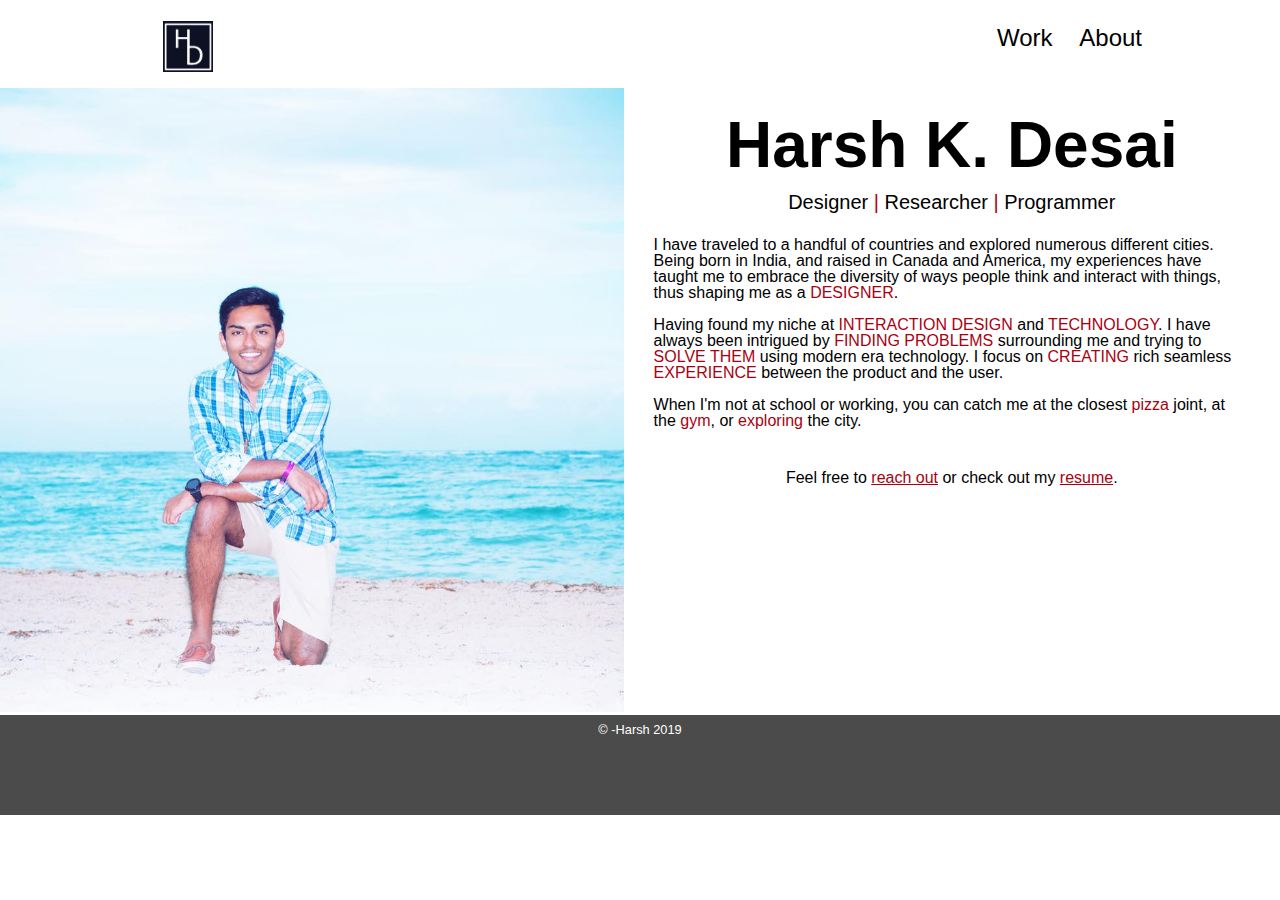
<file: about.html>
<!DOCTYPE html>
<html lang="en">
<meta name = "viewport" content="width=device-width,initial-scale=1">
<head>

    <!-- Global site tag (gtag.js) - Google Analytics -->
    <script async src="https://www.googletagmanager.com/gtag/js?id=UA-138610489-1"></script>
    <script>
        window.dataLayer = window.dataLayer || [];
        function gtag(){dataLayer.push(arguments);}
        gtag('js', new Date());

        gtag('config', 'UA-138610489-1');
    </script>

    <meta charset="UTF-8">
    <link rel="shortcut icon" href="images/logo.png" />
    <link rel="stylesheet" type="text/css" href="css/html5reset.css">
    <link rel="stylesheet" type="text/css" href="css/style.css">
    <link rel="stylesheet" href="https://use.fontawesome.com/releases/v5.7.2/css/all.css" integrity="sha384-fnmOCqbTlWIlj8LyTjo7mOUStjsKC4pOpQbqyi7RrhN7udi9RwhKkMHpvLbHG9Sr" crossorigin="anonymous">
    <script src="https://ajax.googleapis.com/ajax/libs/jquery/3.3.1/jquery.min.js"></script>
    <title >About Me</title>
</head>
<a href="#content" class="skip">Skip to content</a>
<body>
    <header role="banner">
        <div class="nav_container">
            <a href="index.html"><img src="images/logo.png" class="logo" alt="logo"/></a>
            <nav role="navigation">
                <ul class="right_nav">
                    <li><a href="#" aria-haspopup="true">Work</a>
                        <ul class="dropdown" aria-label="submenu">
                            <li><a href="bschool.html">BSchool Travels</a></li>
                            <li><a href="clinc.html">Clinc</a></li>
                        </ul>
                    </li>   
                    <li><a href = "about.html">About</a></li>
                </ul>
            </nav>
        </div>
    </header>
    <a name="content"></a>
    <section class="flex-about">
        <div class="me">
            <img src="images/me.jpg" class="me" alt="me"/>
        </div>

        <div class="about">
            <h1>Harsh K. Desai</h1>
            <p class="desc">Designer <a class="key">|</a> Researcher <a class="key">|</a> Programmer</p>
            <p>I have traveled to a handful of countries and explored numerous different cities. Being born in India, and raised in Canada and America, my experiences have taught me to embrace the diversity of ways people think and interact with things, thus shaping me as a <a class="key">DESIGNER</a>.</p>
            <br>
            <p>Having found my niche at <a class="key">INTERACTION DESIGN</a> and <a class="key">TECHNOLOGY</a>. I have always been intrigued by <a class="key">FINDING PROBLEMS</a> surrounding me and trying to <a class="key">SOLVE THEM</a> using modern era technology. I focus on <a class="key">CREATING</a> rich seamless <a class="key">EXPERIENCE</a> between the product and the user. </p>
            <br>
            <p>When I'm not at school or working, you can catch me at the closest <a class="key">pizza</a> joint, at the <a class="key">gym</a>, or <a class="key">exploring</a> the city.</p>
            <br>
            <p class="info">Feel free to <a class="key" href="mailto:harshd@umich.edu"><u>reach out</u></a> or check out my <a class="key" href="docs/UIresume.pdf"><u>resume</u></a>.</p>
        </div>    
    </section>
    <script>
        $(document).ready(function() {
            var $header = $("header"),
            $clone = $header.before($header.clone().addClass("clone"));

            $(window).on("scroll", function() {
                var fromTop = $("body").scrollTop();
                $('body').toggleClass("down", (fromTop > 200));
            });
        }); 
    </script>
    <footer role="contentinfo">
        <a href="https://www.linkedin.com/in/hkdesai/"><i  class="fab fa-linkedin fa-3x" title="Linkedin"></i>
        </a>
        <p>&copy; -Harsh 2019</p>
    </footer>

</body>
</html>
</file>
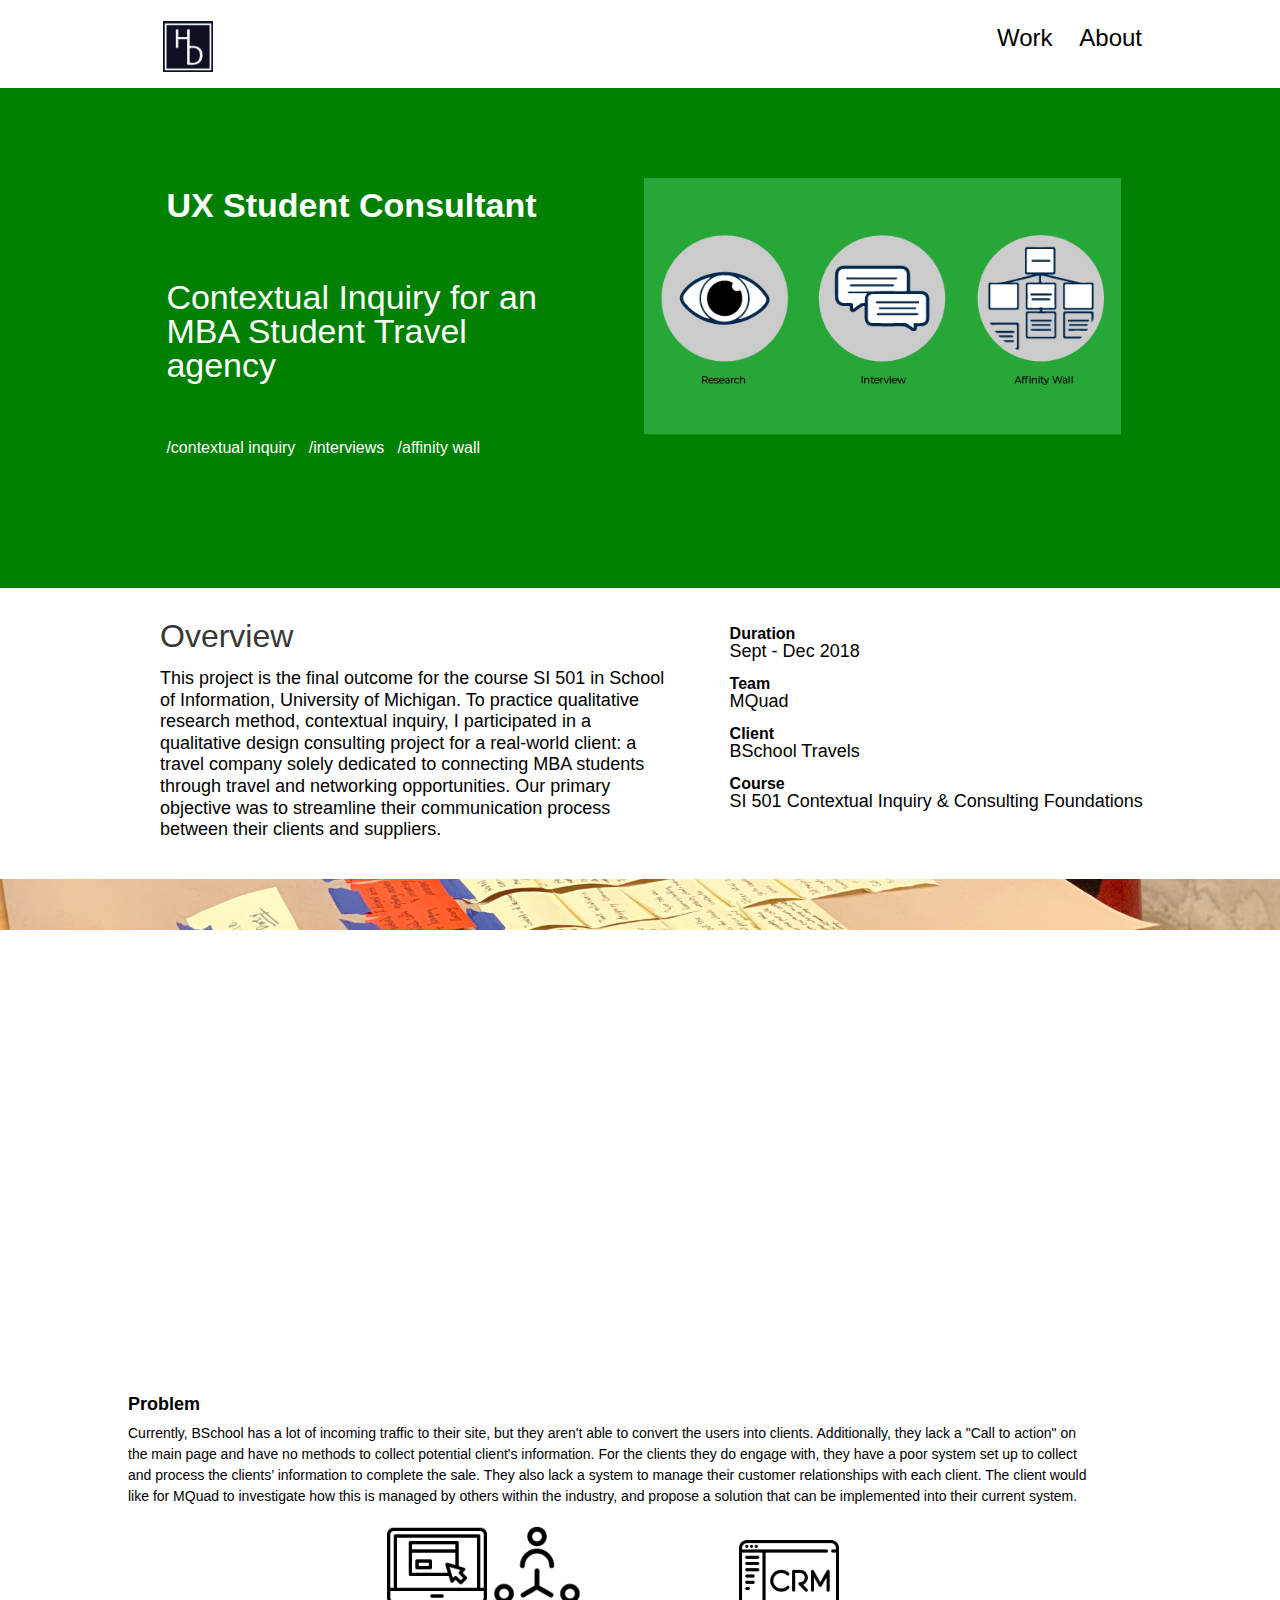
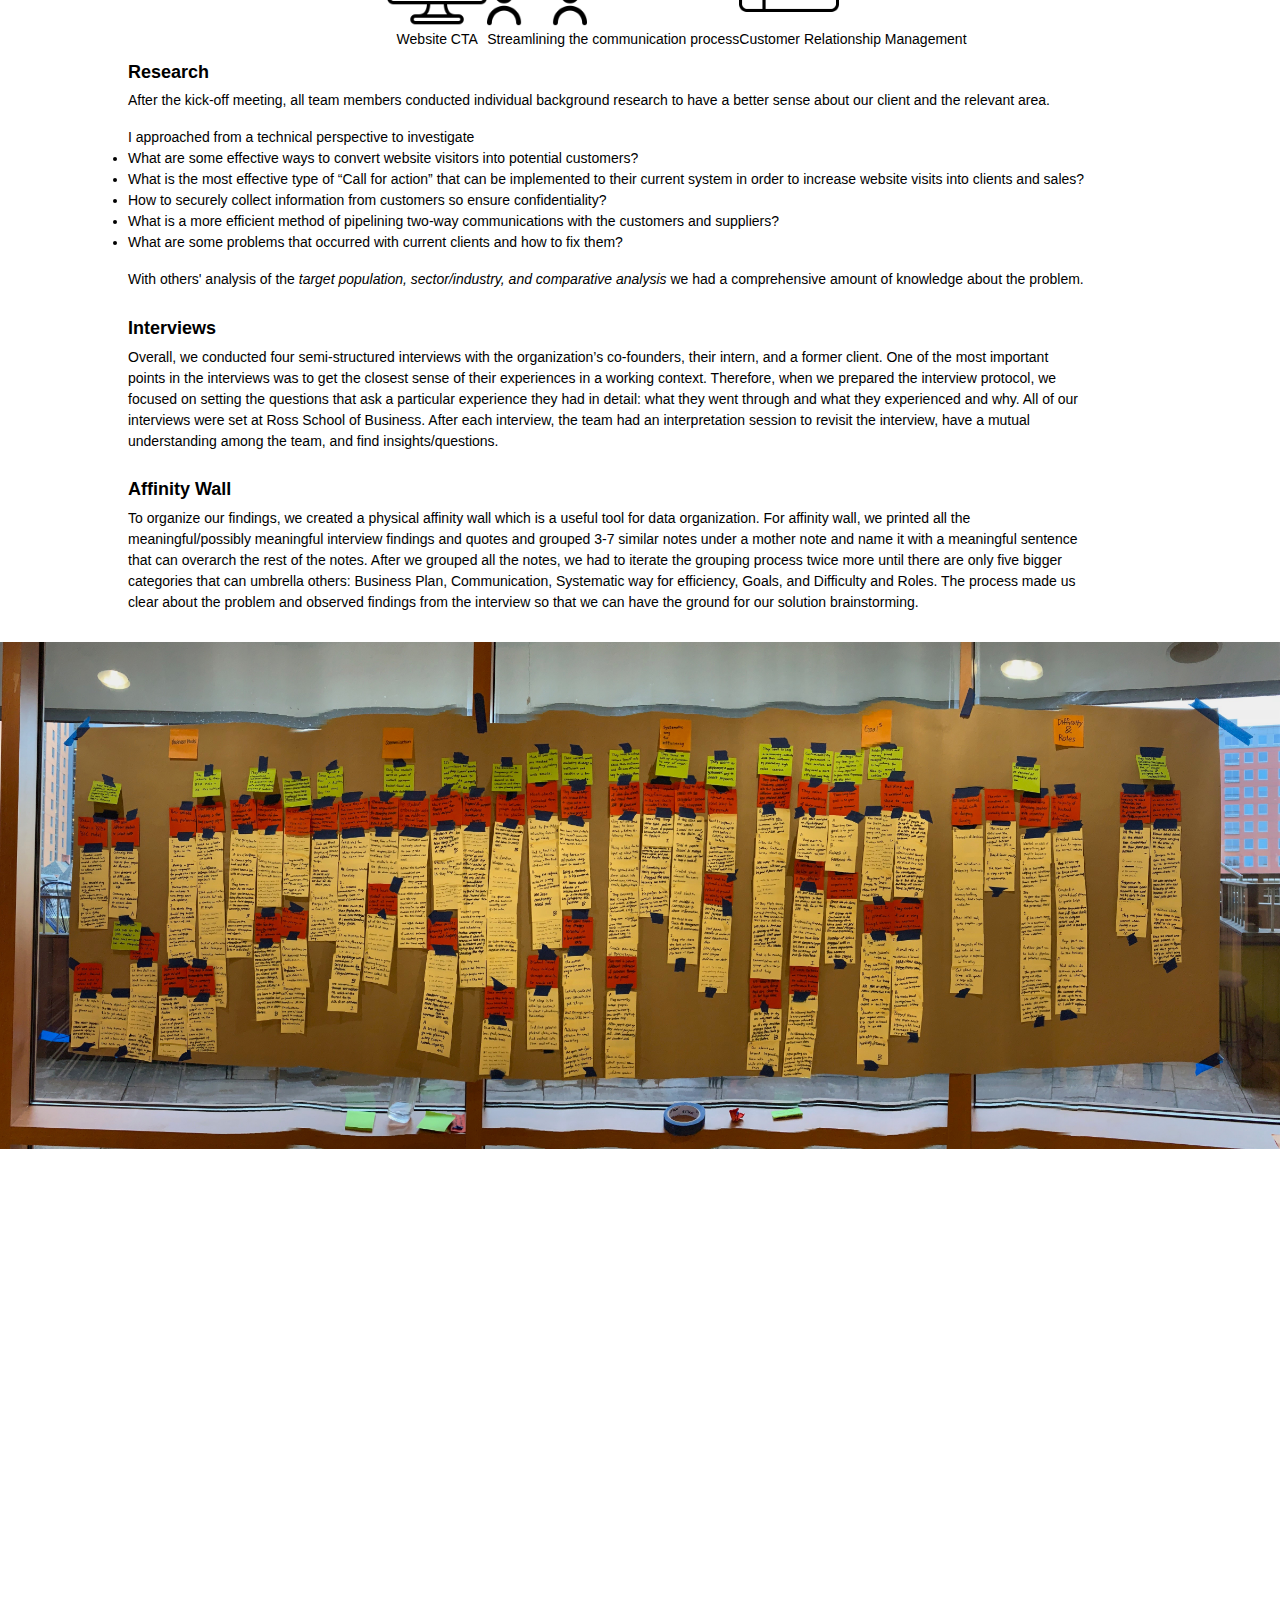
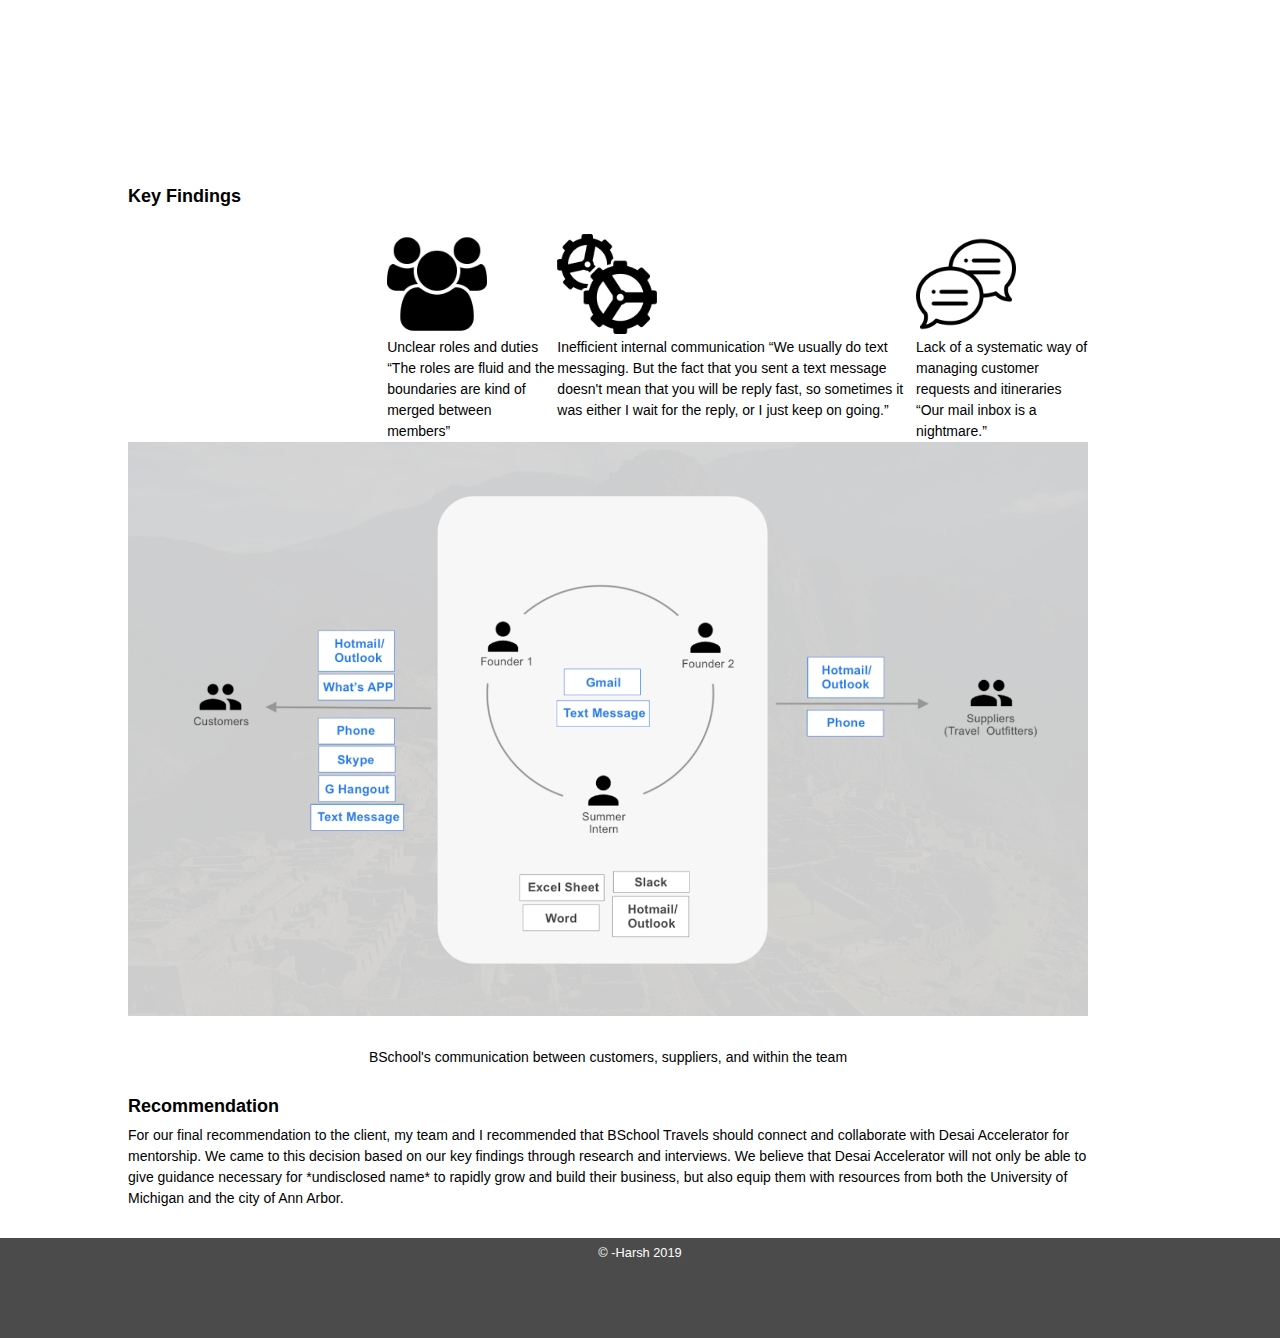
<file: bschool.html>
<!DOCTYPE html>
<html lang="en">
<meta name = "viewport" content="width=device-width,initial-scale=1">
<head>

	<!-- Global site tag (gtag.js) - Google Analytics -->
	<script async src="https://www.googletagmanager.com/gtag/js?id=UA-138610489-1"></script>
	<script>
		window.dataLayer = window.dataLayer || [];
		function gtag(){dataLayer.push(arguments);}
		gtag('js', new Date());

		gtag('config', 'UA-138610489-1');
	</script>

	<meta charset="UTF-8">
	<link rel="shortcut icon" href="images/logo.png" />
	<link rel="stylesheet" type="text/css" href="css/html5reset.css">
	<link rel="stylesheet" type="text/css" href="css/style.css">
	<link rel="stylesheet" href="https://use.fontawesome.com/releases/v5.7.2/css/all.css" integrity="sha384-fnmOCqbTlWIlj8LyTjo7mOUStjsKC4pOpQbqyi7RrhN7udi9RwhKkMHpvLbHG9Sr" crossorigin="anonymous">
	<script src="https://ajax.googleapis.com/ajax/libs/jquery/3.3.1/jquery.min.js"></script>
	<title >BSchool Travels</title>
</head>
<a href="#content" class="skip">Skip to content</a>
<body>
	<header role="banner">
		<div class="nav_container">
			<a href="index.html"><img src="images/logo.png" class="logo" alt="logo"/></a>
			<nav role="navigation">
				<ul class="right_nav">
					<li><a href="#" aria-haspopup="true">Work</a>
						<ul class="dropdown" aria-label="submenu">
							<li><a href="bschool.html">BSchool Travels</a></li>
							<li><a href="clinc.html">Clinc</a></li>
						</ul>
					</li>	
					<li><a href = "about.html">About</a></li>
				</ul>
			</nav>
		</div>
	</header>
	<a name="content"></a>

	<section class="header_bs">
		<div class="header_info">
			<h1>UX Student Consultant</h1>
			<h2>Contextual Inquiry for an MBA Student Travel agency</h2>
			<p>/contextual inquiry&nbsp; &nbsp;/interviews&nbsp; &nbsp;/affinity wall</p>
		</div>
		<div class="header_img">
			<img id= "bs_img" src="images/header_bschool.png" alt="header" />
		</div>
	</section>

	<section class="overview_sec">
		<div class="overview">
			<h1>Overview</h1>
			<br>
			<p>This project is the final outcome for the course SI 501 in School of Information, University of Michigan. To practice qualitative research method, contextual inquiry, I participated in a qualitative design consulting project for a real-world client: a travel company solely dedicated to connecting MBA students through travel and networking opportunities. Our primary objective was to streamline their communication process between their clients and suppliers.</p>
		</div>
		<br>
		<div class="overview_info">
			<h2>Duration</h2>
			<p>Sept - Dec 2018</p>
			<br>
			<h2>Team</h2>
			<p>MQuad</p>
			<br>
			<h2>Client</h2>
			<p>BSchool Travels</p>
			<br>
			<h2>Course</h2>
			<p>SI 501 Contextual Inquiry & Consulting Foundations</p>
		</div>
	</section>

	<div class="parallax"></div>
	<br>

	<section class="bs_sec">
		<h2>Problem</h2>
		<p>Currently, BSchool has a lot of incoming traffic to their site, but they aren't able to convert the users into clients. Additionally, they lack a "Call to action" on the main page and have no methods to collect potential client's information. For the clients they do engage with, they have a poor system set up to collect and process the clients’ information to complete the sale. They also lack a system to manage their customer relationships with each client. The client would like for MQuad to investigate how this is managed by others within the industry, and propose a solution that can be implemented into their current system.</p>
	</div>
	<div class="bs_group">
		<div class="img_caption">
			<img src="images/website.png" class="icon" alt="website" />
			<p>Website CTA</p>
		</div>
		<div class="img_caption">
			<img src="images/networking-group.png" class="icon" alt="networking-group"/>
			<p>Streamlining the communication process</p>
		</div>	
		<div class="img_caption">
			<img src="images/customer-relationship-management.png" class="icon" alt="customer-relationship-management" />
			<p>Customer Relationship Management</p>	
		</section>

		<section class="bs_sec">
			<h2>Research</h2>
			<p>After the kick-off meeting, all team members conducted individual background research to have a better sense about our client and the relevant area. </p>
			<br>
			<p> <b>I approached from a technical perspective to investigate</b></p>
			<ul>
				<li>What are some effective ways to convert website visitors into potential customers?</li>
				<li>What is the most effective type of “Call for action” that can be implemented to their current system in order to increase website visits into clients and sales?</li>
				<li>How to securely collect information from customers so ensure confidentiality?</li>
				<li>What is a more efficient method of pipelining two-way communications with the customers and suppliers?</li>
				<li>What are some problems that occurred with current clients and how to fix them?</li>
			</ul>
			<br>
			<p>With others' analysis of the <i>target population, sector/industry, and comparative analysis </i> we had a comprehensive amount of knowledge about the problem.</p>
		</section>

		<br>

		<section class="bs_sec">
			<h2>Interviews</h2>
			<p>Overall, we conducted four semi-structured interviews with the organization’s co-founders, their intern, and a former client. One of the most important points in the interviews was to get the closest sense of their experiences in a working context. Therefore, when we prepared the interview protocol, we focused on setting the questions that ask a particular experience they had in detail: what they went through and what they experienced and why. All of our interviews were set at Ross School of Business. After each interview, the team had an interpretation session to revisit the interview, have a mutual understanding among the team, and find insights/questions.</p>
		</section>

		<br>

		<section class="bs_sec">
			<h2>Affinity Wall</h2>
			<p>To organize our findings, we created a physical affinity wall which is a useful tool for data organization. For affinity wall, we printed all the meaningful/possibly meaningful interview findings and quotes and grouped 3-7 similar notes under a mother note and name it with a meaningful sentence that can overarch the rest of the notes. After we grouped all the notes, we had to iterate the grouping process twice more until there are only five bigger categories that can umbrella others: Business Plan, Communication, Systematic way for efficiency, Goals, and Difficulty and Roles. The process made us clear about the problem and observed findings from the interview so that we can have the ground for our solution brainstorming.</p>
		</section>

		<br>

		<div>
			<img src="images/affinity.jpeg" id="affinity" alt="affinity" />
		</div>

		<br>
		<div class="video_container">
			<iframe src="https://player.vimeo.com/video/303949608" width="640" height="564" title="first"></iframe>
			<iframe src="https://player.vimeo.com/video/303949613" width="640" height="564" title="second"></iframe>
		</div>
		<br>
		<section class="bs_sec">
			<h2>Key Findings</h2>
			<div class="bs_group">
				<div class="img_caption">
					<img src="images/group-profile-users.png" class="icon" alt="group-profile-users" />
					<p>Unclear roles and duties
					“The roles are fluid and the boundaries are kind of merged between members”</p>
				</div>
				<div class="img_caption">
					<img src="images/two-gears.png" class="icon" alt="two-gears" />
					<p>Inefficient internal communication
					“We usually do text messaging. But the fact that you sent a text message doesn't mean that you will be reply fast, so sometimes it was either I wait for the reply, or I just keep on going.”</p>
				</div>
				<div class="img_caption">
					<img src="images/speech-bubble.png" class="icon" alt="speech-bubble" />
					<p>Lack of a systematic way of managing customer requests and itineraries
					“Our mail inbox is a nightmare.”</p>
				</div>	
			</div>
			<div class="img_caption">
				<img src="images/communication.png" id="communication" alt="communication" />
				<p>BSchool's communication between customers, suppliers, and within the team</p>
			</div>
		</section>

		<br>

		<section class="bs_sec">
			<h2>Recommendation</h2>
			<p>For our final recommendation to the client, my team and I recommended that BSchool Travels should connect and collaborate with Desai Accelerator for mentorship. We came to this decision based on our key findings through research and interviews.
			We believe that Desai Accelerator will not only be able to give guidance necessary for *undisclosed name* to rapidly grow and build their business, but also equip them with resources from both the University of Michigan and the city of Ann Arbor.</p>
		</section>
		<br>
		<footer role="contentinfo">
			<a href="https://www.linkedin.com/in/hkdesai/"><i  class="fab fa-linkedin fa-3x" title="Linkedin"></i>
			</a>
			<p>&copy; -Harsh 2019</p>
		</footer>
	</body>
			<script>
			$(document).ready(function() {
				var $header = $("header"),
				$clone = $header.before($header.clone().addClass("clone"));

				$(window).on("scroll", function() {
					var fromTop = $("body").scrollTop();
					$('body').toggleClass("down", (fromTop > 200));
				});
			});	
		</script>
</html>
</file>
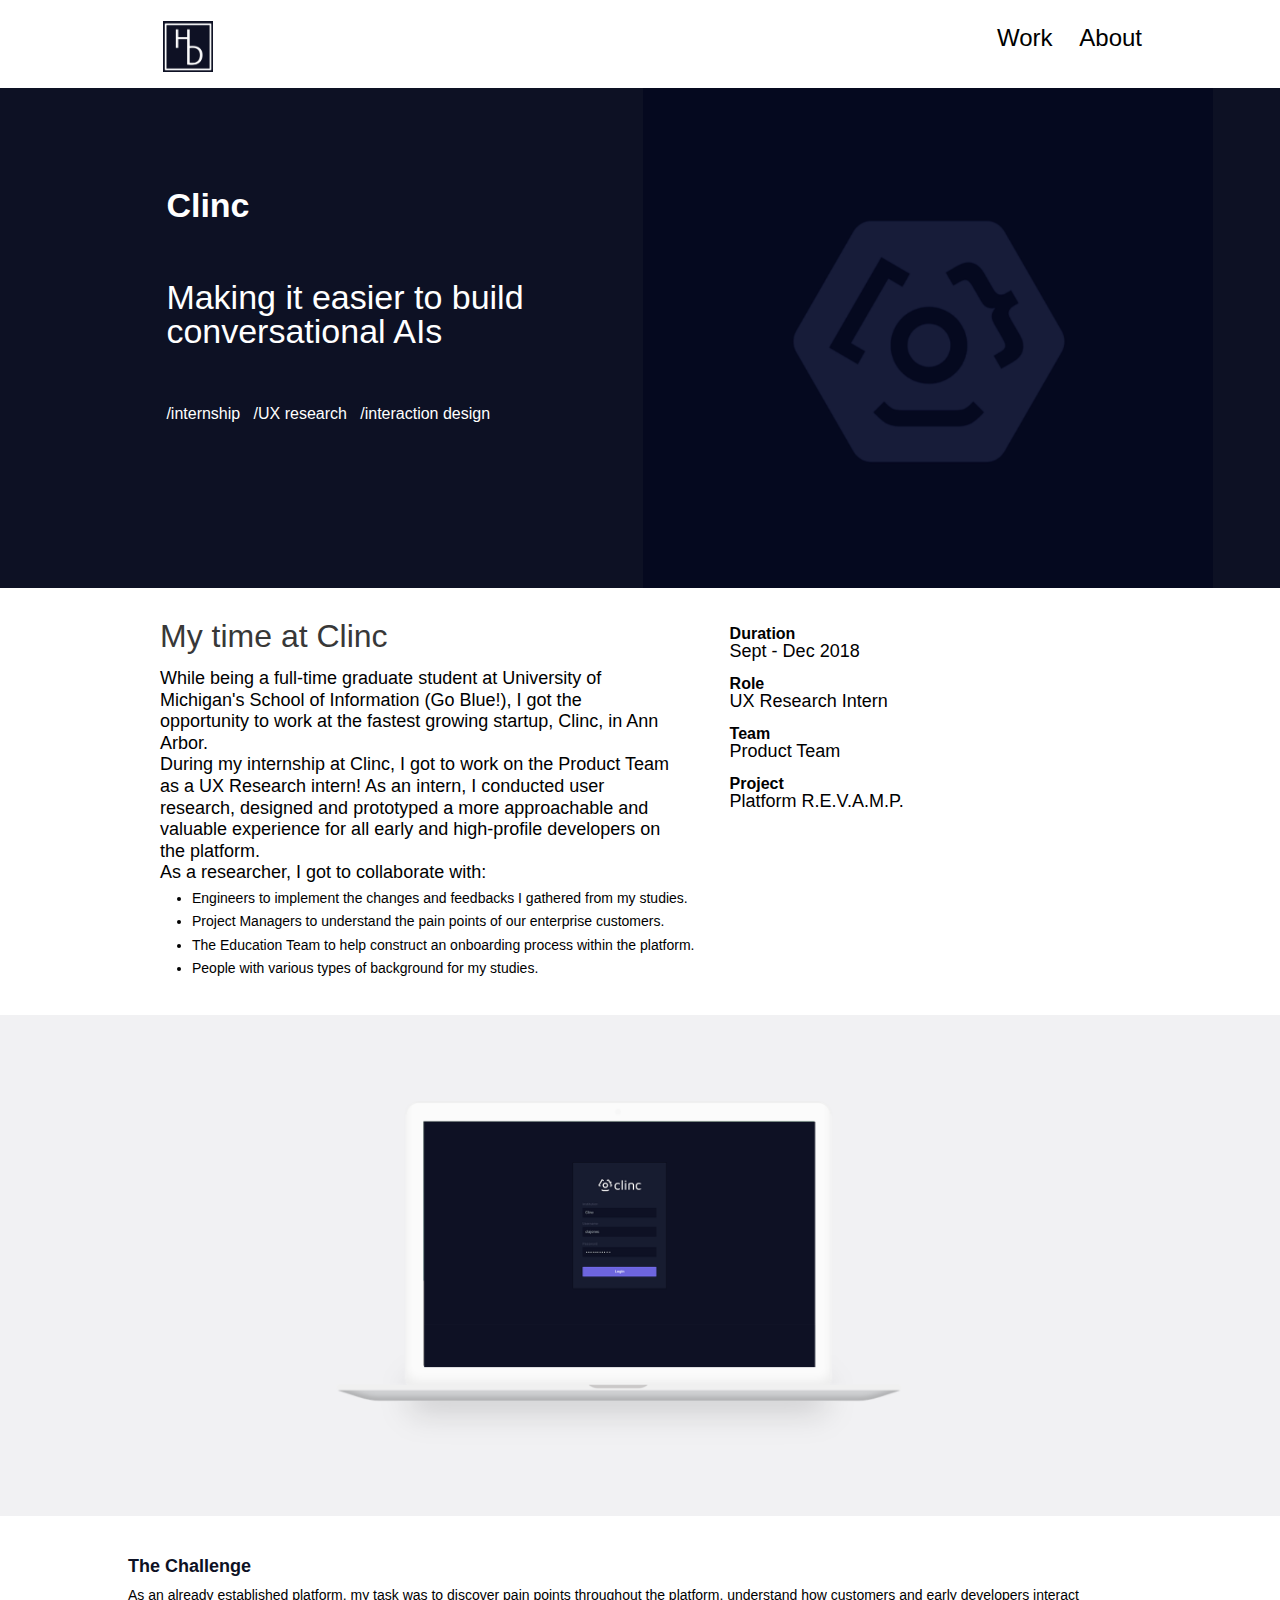
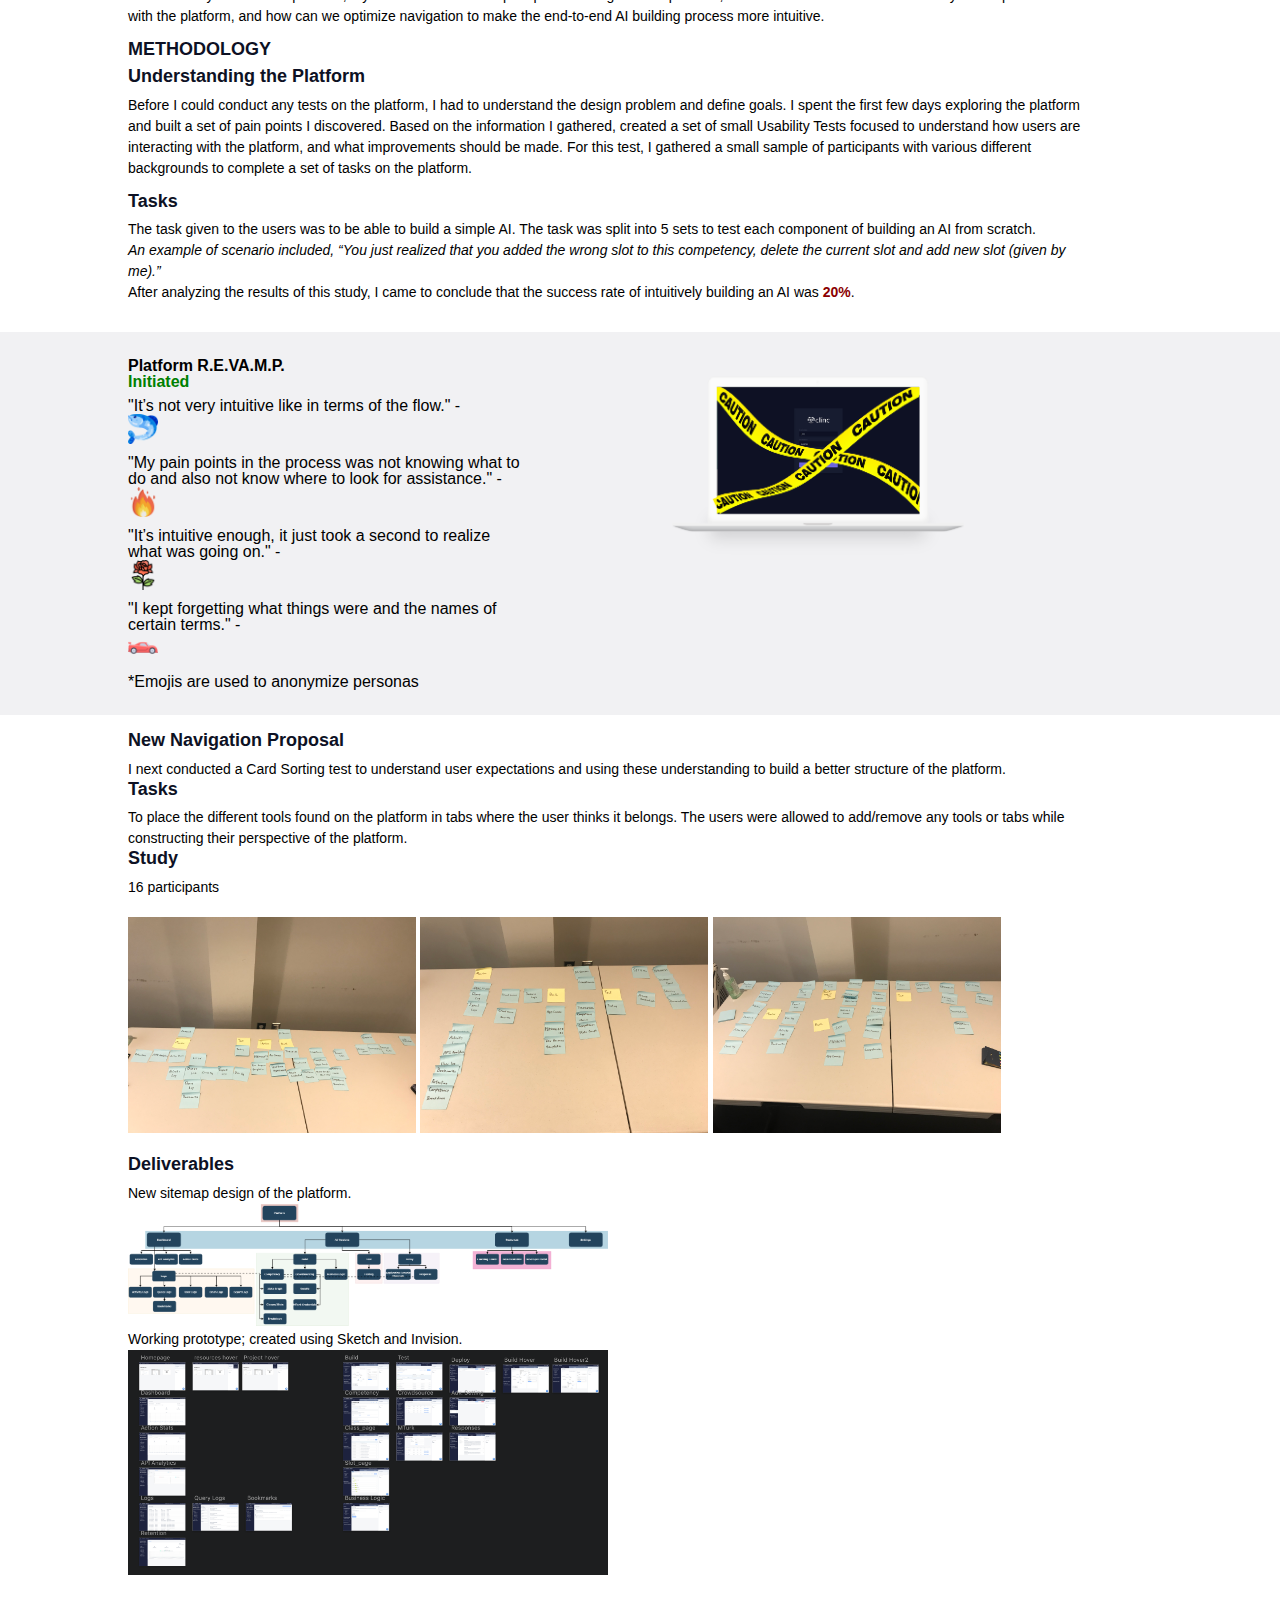
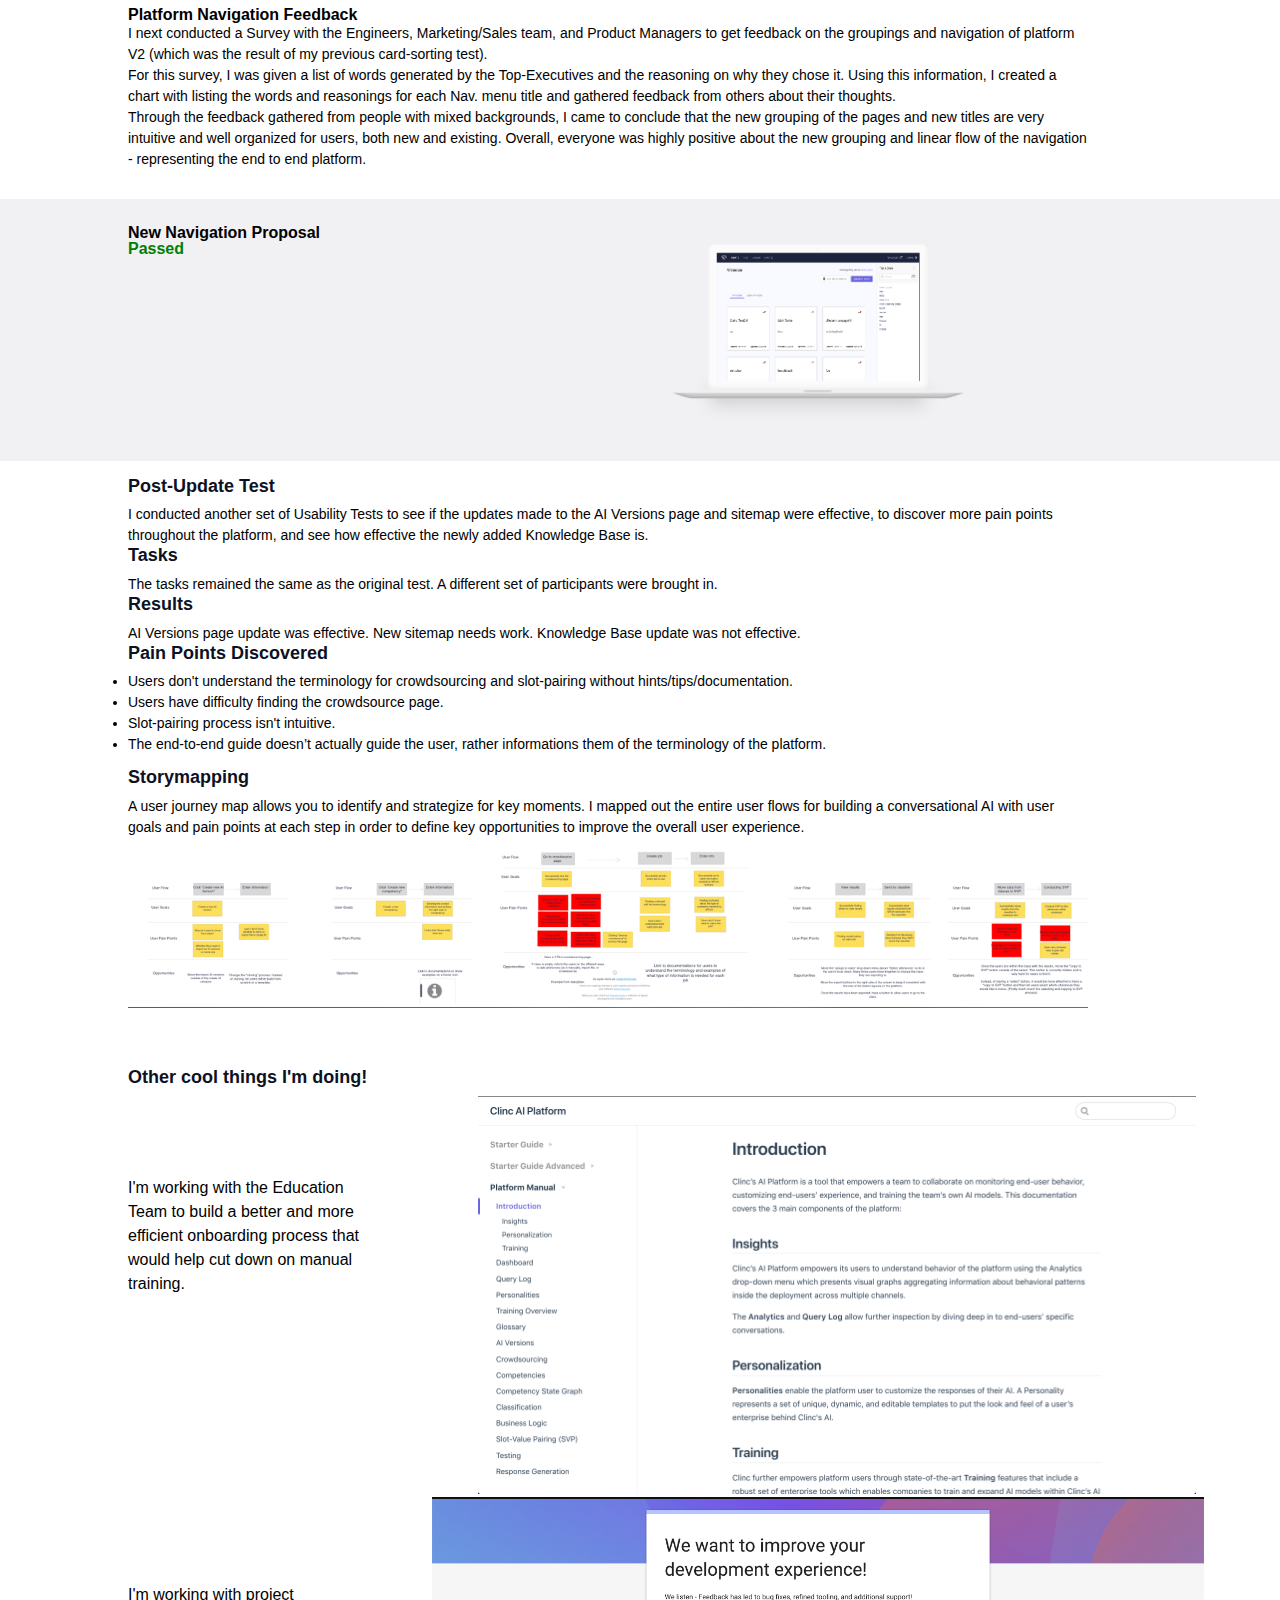
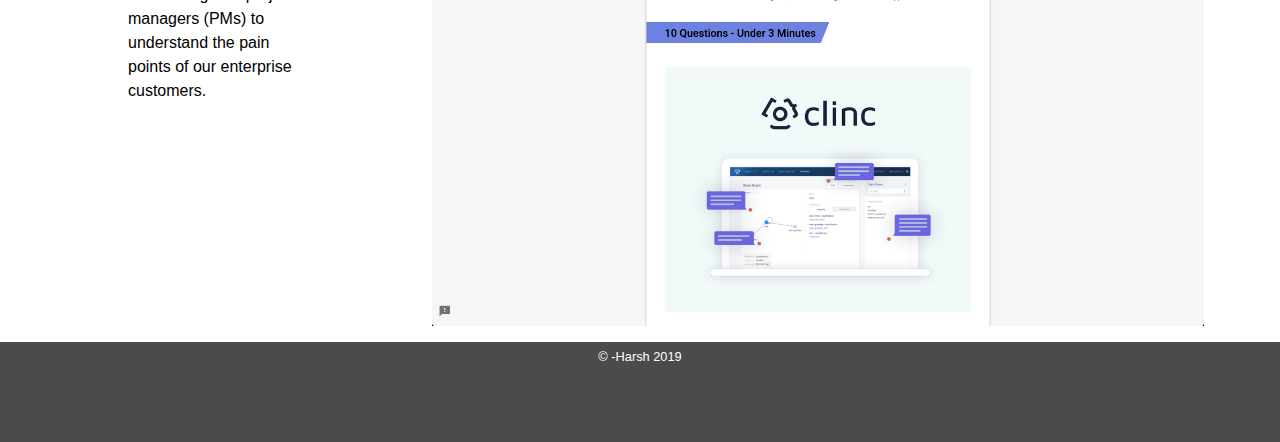
<file: clinc.html>
<!DOCTYPE html>
<html lang="en">
<meta name = "viewport" content="width=device-width,initial-scale=1">
<head>

	<!-- Global site tag (gtag.js) - Google Analytics -->
	<script async src="https://www.googletagmanager.com/gtag/js?id=UA-138610489-1"></script>
	<script>
		window.dataLayer = window.dataLayer || [];
		function gtag(){dataLayer.push(arguments);}
		gtag('js', new Date());

		gtag('config', 'UA-138610489-1');
	</script>
	<meta charset="UTF-8">
	<link rel="shortcut icon" href="images/logo.png" />
	<link rel="stylesheet" type="text/css" href="css/html5reset.css">
	<link rel="stylesheet" type="text/css" href="css/style.css">
	<link rel="stylesheet" href="https://use.fontawesome.com/releases/v5.7.2/css/all.css" integrity="sha384-fnmOCqbTlWIlj8LyTjo7mOUStjsKC4pOpQbqyi7RrhN7udi9RwhKkMHpvLbHG9Sr" crossorigin="anonymous">
	<script src="https://ajax.googleapis.com/ajax/libs/jquery/3.3.1/jquery.min.js"></script>
	<title >Clinc</title>
</head>
<a href="#content" class="skip">Skip to content</a>
<body>
	<header role="banner">
		<div class="nav_container">
			<a href="index.html"><img src="images/logo.png" class="logo" alt="logo"/></a>
			<nav role="navigation">
				<ul class="right_nav">
					<li><a href="#" aria-haspopup="true">Work</a>
						<ul class="dropdown" aria-label="submenu">
							<li><a href="bschool.html">BSchool Travels</a></li>
							<li><a href="clinc.html">Clinc</a></li>
						</ul>
					</li>	
					<li><a href = "about.html">About</a></li>
				</ul>
			</nav>
		</div>
	</header>
	<a name="content"></a>
	<section class="header_clinc">
		<div class="header_info">
			<h1>Clinc</h1>
			<h2>Making it easier to build conversational AIs</h2>
			<p>/internship&nbsp; &nbsp;/UX research&nbsp; &nbsp;/interaction design</p>
		</div>
		<div class="header_img">
			<img src="images/clinc_logo.png" id= "clinc_img" alt="logo"/>
		</div>
	</section>

	<section class="overview_sec">
		<div class="overview">
			<h1>My time at Clinc</h1>
			<br>
			<p>While being a full-time graduate student at University of Michigan's School of Information (Go Blue!), I got the opportunity to work at the fastest growing startup, Clinc, in Ann Arbor.</p>
			<p>During my internship at Clinc, I got to work on the Product Team as a UX Research intern! As an intern, I conducted user research, designed and prototyped a more approachable and valuable experience for all early and high-profile developers on the platform.</p>
			<p>As a researcher, I got to collaborate with: </p>
			<ul>
				<li>Engineers to implement the changes and feedbacks I gathered from my studies.</li>
				<li>Project Managers to understand the pain points of our enterprise customers.</li>
				<li>The Education Team to help construct an onboarding process within the platform.</li>
				<li>People with various types of background for my studies.</li>
			</ul>
		</div>
		<div class="overview_info">
			<h2>Duration</h2>
			<p>Sept - Dec 2018</p>
			<br>
			<h2>Role</h2>
			<p>UX Research Intern</p>
			<br>
			<h2>Team</h2>
			<p>Product Team</p>
			<br>
			<h2>Project</h2>
			<p>Platform R.E.V.A.M.P.</p>
			<br>
		</div>	

	</section>

	<div class="page_img">
		<img src="images/login.png" class="login" alt="laptop" />
	</div>

	<section class="clinc_sec">
		<h2>The Challenge</h2>
		<p>As an already established platform, my task was to discover pain points throughout the platform, understand how customers and early developers interact with the platform, and how can we optimize navigation to make the end-to-end AI building process more intuitive.</p>
	</section>

	<section class="clinc_sec">
		<h2>METHODOLOGY</h2>
		<h2>Understanding the Platform</h2>
		<p>Before I could conduct any tests on the platform, I had to understand the design problem and define goals. 
		I spent the first few days exploring the platform and built a set of pain points I discovered. Based on the information I gathered, created a set of small Usability Tests focused to understand how users are interacting with the platform, and what improvements should be made. For this test, I gathered a small sample of participants with various different backgrounds to complete a set of tasks on the platform.</p>
	</section>

	<section class="clinc_sec">
		<h2>Tasks</h2>
		<p>The task given to the users was to be able to build a simple AI. The task was split into 5 sets to test each component of building an AI from scratch.
			<br>
			<i>An example of scenario included, “You just realized that you added the wrong slot to this competency, delete the current slot and add new slot (given by me).”</i>
			<br>
			After analyzing the results of this study, I came to conclude that the success rate of intuitively building an AI was <a class="bad">20%</a>.</p>
		</section>

		<br>

		<section class="banner">
			<div class="banner_left_side">
				<h1>Platform R.E.VA.M.P.</h1>
				<h2>Initiated</h2>
				<div class="group">
					<p>"It’s not very intuitive like in terms of the flow." -  </p>
					<img src="images/fish.png" class="personas" alt="fish" />
				</div>
				<div class="group">
					<p>"My pain points in the process was not knowing what to do and also not know where to look for assistance." - </p>
					<img src="images/fire.png" class="personas" alt="fire" />
				</div>
				<div class="group">
					<p>"It’s intuitive enough, it just took a second to realize what was going on." -  </p>
					<img src="images/rose.png" class="personas" alt="rose" />
				</div>
				<div class="group">
					<p>"I kept forgetting what things were and the names of certain terms." -  </p>
					<img src="images/racing.png" class="personas" alt="racing" />
				</div>
				<p>*Emojis are used to anonymize personas</p>
			</div>
			<div class="banner_right_side">
				<img src="images/caution.png" id="caution" alt="caution" />
			</div>
		</section>

		<br>

		<section class="clinc_sec">
			<h2>New Navigation Proposal</h2>
			<p>I next conducted a Card Sorting test to understand user expectations and using these understanding to build a better structure of the platform. </p>
			<h2>Tasks</h2>
			<p>To place the different tools found on the platform in tabs where the user thinks it belongs.
			The users were allowed to add/remove any tools or tabs while constructing their perspective of the platform.</p>
			<h2>Study</h2>
			<p>16 participants</p>

			<div class="card_img">
				<img src="images/Jason(Spotlight).jpeg" class="card" alt="jason" />
				<img src="images/Parker.jpeg" class="card" alt="parker" />
				<img src="images/Emma.jpeg" class="card" alt="emma" />
			</div>

			<h2>Deliverables</h2>
			<div class="delv_group">
				<p>New sitemap design of the platform. </p>
				<img src="images/Sitemap1.png" class="sitemap" alt="sitemap" />
			</div>
			<div class="delv_group">
				<p>Working prototype; created using Sketch and Invision.</p>
				<img src="images/sketch.png" class="sketch" alt="sketch" />
			</div>
		</section>

		<br>

		<section class="clinc_sec">
			<h1>Platform Navigation Feedback</h1>
			<p>I next conducted a Survey with the Engineers, Marketing/Sales team, and Product Managers to get feedback on the groupings and navigation of platform V2 (which was the result of my previous card-sorting test).</p>
			<p>For this survey, I was given a list of words generated by the Top-Executives and the reasoning on why they chose it. Using this information, I created a chart with listing the words and reasonings for each Nav. menu title and gathered feedback from others about their thoughts.</p>
			<p>Through the feedback gathered from people with mixed backgrounds, I came to conclude that the new grouping of the pages and new titles are very intuitive and well organized for users, both new and existing. Overall, everyone was highly positive about the new grouping and linear flow of the navigation - representing the end to end platform.</p>
		</section>

		<br>

		<section class="banner">
			<div class="banner_left_side">
				<h1>New Navigation Proposal</h1>
				<h2 style="color:green">Passed</h2>
			</div>
			<div class="banner_right_side">
				<img src="images/AI.png" class="laptop" alt="laptop" />
			</div>
		</section>

		<br>

		<section class="clinc_sec">
			<h2>Post-Update Test</h2>
			<p>I conducted another set of Usability Tests to see if the updates made to the AI Versions page and sitemap were effective, to discover more pain points throughout the platform, and see how effective the newly added Knowledge Base is. </p>
			<h2>Tasks</h2>
			<p>The tasks remained the same as the original test.
			A different set of participants were brought in.</p>
			<h2>Results</h2>
			<p>AI Versions page update was effective.
				New sitemap needs work.
			Knowledge Base update was not effective. </p>
			<h2>Pain Points Discovered</h2>
			<ul>
				<li>Users don't understand the terminology for crowdsourcing and slot-pairing without hints/tips/documentation.</li>
				<li>Users have difficulty finding the crowdsource page.</li>
				<li>Slot-pairing process isn't intuitive.</li>
				<li>The end-to-end guide doesn’t actually guide the user, rather informations them of the terminology of the platform.</li>
			</ul>
		</section>

		<section class="clinc_sec">
			<h2>Storymapping</h2>
			<p>A user journey map allows you to identify and strategize for key moments.
			I mapped out the entire user flows for building a conversational AI with user goals and pain points at each step in order to define key opportunities to improve the overall user experience.</p>
			<div class="page_img">
				<img src="images/storymapping.png" class="storymap" alt="storymap" />
			</div>
		</section>

		<br>

		<section class="clinc_sec">
			<h2>Other cool things I'm doing!</h2>
			<div class="extra">
				<div class="extra_left">
					<p>I'm working with the Education Team to build a better and more efficient onboarding process that would help cut down on manual training.</p>
				</div>
				<div class="extra_right">
					<img src="images/docs.png" class="docs" alt="docs" />
				</div>
			</div>

			<div class="extra">
				<div class="extra_left">
					<p>I'm working with project managers (PMs) to understand the pain points of our enterprise customers. </p>
				</div>
				<div class="extra_right">
					<img src="images/survey.png" class="survey" alt="survey" />
				</div>
			</div>

		</section>

		<script>
			$(document).ready(function() {
				var $header = $("header"),
				$clone = $header.before($header.clone().addClass("clone"));

				$(window).on("scroll", function() {
					var fromTop = $("body").scrollTop();
					$('body').toggleClass("down", (fromTop > 200));
				});
			});	
		</script>

		<footer role="contentinfo">
			<a href="https://www.linkedin.com/in/hkdesai/"><i  class="fab fa-linkedin fa-3x" title="Linkedin"></i>
			</a>
			<p>&copy; -Harsh 2019</p>
		</footer>
	</body>

</html>
</file>
<file: css/style.css>
*{
	margin: 0;
	padding: 0;
	font-family: 'Montserrat', sans-serif;
	font-weight: thin;
}

/* ---------------------------nav-------------------------------- */

.skip{
	position: absolute;
	top:-15%;
}

.skip:focus{
	position: absolute;
	top: 0%
}

.main{
	background:url(../images/background.jpg); 
}

a:link {
	text-decoration: none;
}

a, li {
	color: black;
}

.nav_container{
	width: 80%;
	margin: 0 auto;
	display: flex;
	align-content: center;
	justify-content: space-between;
	padding: 1em 0;
}

header{
	background: white;
	position: relative;
	width: 100%;
}

header.clone {background: white;
  position: fixed;
  top: 0;
  left: 0;
  right: 0;
  transform: translateY(0%);
  transition: 0.2s transform cubic-bezier(.3,.73,.3,.74);
  z-index: 1;
}

body.down header.clone {
  transform: translateY(0);
}

header::after{
	content: '';
	display: table;
	clear: both;
}

img.logo {
	float: left;
	height: auto;
	width: 50px;
	padding-left: 35px;
	padding-top: 5px;
}

nav{
	background-color: white;
	color: #eee;
	font-size: 24px;
	font-weight: thin;
}

nav li{
	background: rgba(255, 255, 255, 0.9);
	background-opacity: 75%;
	box-sizing: border-box;
	display: inline-block;
	padding: 10px;
	cursor: pointer;
}

nav a:hover, nav li:hover, nav li:focus-within{
	text-decoration: underline;
}

nav a.current:link, nav a.current:visited {
	color: blue;
}

.dropdown {
	visibility: hidden;
	opacity: 0;
	position: absolute;
	transition: all 0.5s ease;
	display: none;
}

nav ul li:hover > ul,
nav ul li:focus-within > ul,
.dropdown:hover {
	visibility: visible;
	opacity: 1;
	display: block;
}

.dropdown li {
	clear: both;
	width: 100%;
}


/* ---------------------------Home-------------------------------- */

div.main_page{
	font-size: 24px;
	margin-top: 10%;
	margin-left: 13%;
	margin-bottom: 18%;

}

div.main_page h1{
	font-size: 42px;
	font-weight: normal;
	padding-bottom: 2%;
}

div.main_page h2{
	font-weight: light;
	font-weight: normal;
	color: DodgerBlue;
	font-size: 12px;
}

.type-it{
	background-color:#000000;
	color: White;
}

img.arrow {
	display: block;
	margin-left: auto;
	margin-right: auto;
	width: 15%;
}

.work{
	height: 350px;
	display: flex;
	flex-direction: row;
	justify-content: center;
}

.flip-card {
  background-color: transparent;
  width: 300px;
  height: 200px;
  border: 1px solid #f1f1f1;
}

.flip-card-inner {
  position: relative;
  width: 100%;
  height: 100%;
  text-align: center;
  transition: transform 0.8s;
  transform-style: preserve-3d;
}

.flip-card:hover .flip-card-inner {
  transform: rotateY(180deg);
}

.flip-card-front, .flip-card-back {
  position: absolute;
  width: 100%;
  height: 100%;
  backface-visibility: hidden;
}

.flip-card-front {
  background-color: #bbb;
  color: black;
}

.flip-card-back {
  background-color: black;
  color: white;
  transform: rotateY(180deg);
}

.flip-card-back h1{
	font-size: 32px;
}

.button{
	width: 100%;
	height: 50px;
	color: white;
}

@media only screen and (min-width: 800px) {
	div.main_page h1{
		font-size: 64px;
		font-weight: normal;
		padding-bottom: 2%;
	}

	div.main_page h2{
		font-weight: light;
		color: DodgerBlue;
		font-weight: normal;
		font-size: 24px;
	}	

}


/* -----------------------------About--------------------------------------- */

img.me{
	width: 45%;
}

div.me{
	display: flex;
	align-items: center;
	justify-content: center;
}

div.about{
	display: inline-block;
	background-color: white;
}

section.flex-about{
	display: flex;
	flex-direction: column;
}

div.about h1{
	font-size: 64px;
	text-align: center;
	padding-top: 25px;
	padding-bottom: 15px;
}

p.desc{
	font-size: 20px;
	text-align: center;
	padding-bottom: 25px;
}

div.about p{
	padding-left: 30px;
	margin-right: 30px;
}

p.info{
	text-align: center;
	padding-top: 25px;
}

a.key{
	color:#aa010f;
}

@media only screen and (min-width: 800px) {
	img.me{
		width: 100%;
		height: auto;
	}

	div.me{
		display: inline-block;
		width: 2000px;
	}

	section.flex-about{
		display: flex;
		flex-direction: row;
	}

}

/* -----------------------------globals--------------------------------------- */
div.header_info{
	display: inline-block;
	height: auto;
	width: 50%;
	color: white;
	position: relative;
	left:13%;
	top:20%;
}

div.header_info h1{
	font-size: 24px;
	padding-bottom: 10%;
}

div.header_info h2{
	width: 65%;
	font-size: 18px;
	padding-bottom: 10%;
	font-weight: normal;
}

div.header_info p{
	width: 65%;
	font-size: 12px;
	padding-bottom: 10%;
}

div.header_img{
	display: inline-block;
	height: auto;
	width: 75%;
	margin-left: 15%;
}

section.overview_sec{
	width: 100%;
	display: flex;
	flex-direction: row;
}

div.overview{
	display: inline-block;
	width: 50%;
	padding-bottom: 3%;
}


div.overview h1{
	position: relative;
	left: 25%;
	padding-top: 5%;
	font-size: 32px;
	font-weight: normal;
	color: #383838;
}

div.overview p{
	position: relative;
	left: 25%;
	width: 80%;
	font-size: 12px;
	font-weight: 200;
	font-weight: lighter;
	line-height: 1.2;
}

div.overview li{
	position: relative;
	left: 25%;
	width: 80%;
	font-size: 14px;
	font-weight: 200;
	font-weight: lighter;
	line-height: 1.2;
	margin-top: 1%;
	margin-left: 5%;
}

div.overview_info{
	display: inline-block;
	width: 50%;
	position: relative;
	left: 7%;
	padding-top: 3%;
}

div.overview_info p{
	font-size: 12px;
}

div.page_img img{
	height: auto;
	width: 100%;
	margin-bottom: 3%;
}

@media only screen and (min-width: 1000px) {
	div.header_info{
		display: inline-block;
		height: auto;
		width: 50%;
		color: white;
		position: relative;
		left:13%;
		top:20%;
	}

	div.header_info h1{
		font-size: 34px;
		padding-bottom: 10%;
	}

	div.header_info h2{
		width: 65%;
		font-size: 34px;
		padding-bottom: 10%;
		font-weight: normal;
	}

	div.header_info p{
		width: 65%;
		font-size: 16px;
		padding-bottom: 10%;
	}

	div.header_img{
		display: inline-block;
		height: auto;
		width: 55%;
		margin-left: 5%;
	}

	div.overview p{
		position: relative;
		left: 25%;
		width: 80%;
		font-size: 18px;
		font-weight: 200;
		font-weight: lighter;
		line-height: 1.2;
	}

	div.overview_info p{
		font-size: 18px;
	}

}

/* -----------------------------bs--------------------------------------- */

section.header_bs{
	background-color: green;
	height: 500px;
	display: flex;
	flex-direction: row;
}

img#bs_img{
	height: auto;
	width: 75%;
	padding-top: 90px;
}

section.bs_sec{
	position: relative;
	left: 10%;
	width: 75%;
	padding-bottom: 1%;
}

section.bs_sec h2{
	padding-bottom: 1%;
	font-size: 18px;
}

section.bs_sec p, section.bs_sec li{
	font-size: 14px;
	font-weight: lighter;
	line-height: 1.5;
}

.parallax {
  /* The image used */
  background-image: url("../images/group.jpeg");

  /* Set a specific height */
  min-height: 500px; 

  /* Create the parallax scrolling effect */
  background-attachment: fixed;
  background-position: center;
  background-repeat: no-repeat;
  background-size: cover;
}

div.bs_group{
	display: flex;
	flex-direction: column;
	padding-top: 2%;
	margin-left: 27%;
}

div.img_caption > img{
	width: 100px;
	justify-content: center;
}

div.img_caption > p{
	display: flex;
	justify-content: center;
}

img#affinity{
	height: auto;
	width: 100%;
	margin-bottom: 3%;
}

img#communication{
	height: auto;
	width: 100%;
	margin-bottom: 3%;
}

.video_container{
	display: flex;
	justify-content: center;
}

@media only screen and (min-width: 800px) {
	div.bs_group{
		display: flex;
		flex-direction: row;
		padding-top: 2%;
		margin-left: 27%;
	}

}
/* -----------------------------clinc--------------------------------------- */

section.header_clinc{
	background-color: #0d1124;
	height: 500px;
	display: flex;
	flex-direction: row;
}

img#clinc_img{
	height: 100%;
}

section.clinc_sec{
	position: relative;
	left: 10%;
	width: 75%;
	padding-bottom: 1%;
}

section.clinc_sec h2{
	padding-bottom: 1%;
	color: #0d1124;
	font-size: 18px;
}

section.clinc_sec p, section.clinc_sec li{
	font-size: 14px;
	font-weight: lighter;
	line-height: 1.5;
}

.bad{
	font-weight: bold;
	color: DarkRed;
}

section.banner{
	background-color: #f1f1f3;
	display: flex;
	flex-direction: column;
}

div.banner_right_side img{
	width: 75%;
	padding-left: 100px;
}

div.banner_left_side{
	width: 100%;
	position:relative;
	left:10%;
	padding-bottom: 2%;
	padding-top: 2%;
	font-size: 8px;
}

div.banner_left_side h2{
	color: green;
	padding-bottom: 2%;
}

img.personas{
	width: 15px;
	padding-bottom: 2%;
}


div.card_img > img{
	padding-top: 2%;
	padding-bottom: 2%;
	display: inline-grid;
	width: 30%;
}

div.delv_group > img{
	width: 50%;
}

div.extra{
	display: flex;
	flex-direction: column;
}

div.extra img{
	width: 100%;
	padding-left: 15%;
}

div.extra p{
	position: relative;
	top:20%;
	font-size: 8px;
}

@media only screen and (min-width: 800px) {
	section.banner{
		background-color: #f1f1f3;
		display: flex;
		flex-direction: row;
	}

	div.banner_left_side{
		width: 100%;
		position:relative;
		left:10%;
		padding-bottom: 2%;
		padding-top: 2%;
		font-size: 16px;
	}

	img.personas{
		width: 30px;
		padding-bottom: 2%;
	}
	

	div.extra{
		display: flex;
		flex-direction: row;
	}

	div.extra p{
		position: relative;
		top:20%;
		font-size: 16px;
	}

}

/* -----------------------------Footer--------------------------------------- */
footer {
	clear: both;
	color: #ffffff;
	background-color: rgb(75, 75, 75);
	text-align:center;
	height: 100px;	
	line-height: 30px;
	font-size: 80%;
}

footer > a{
	color: white;
}
</file>
